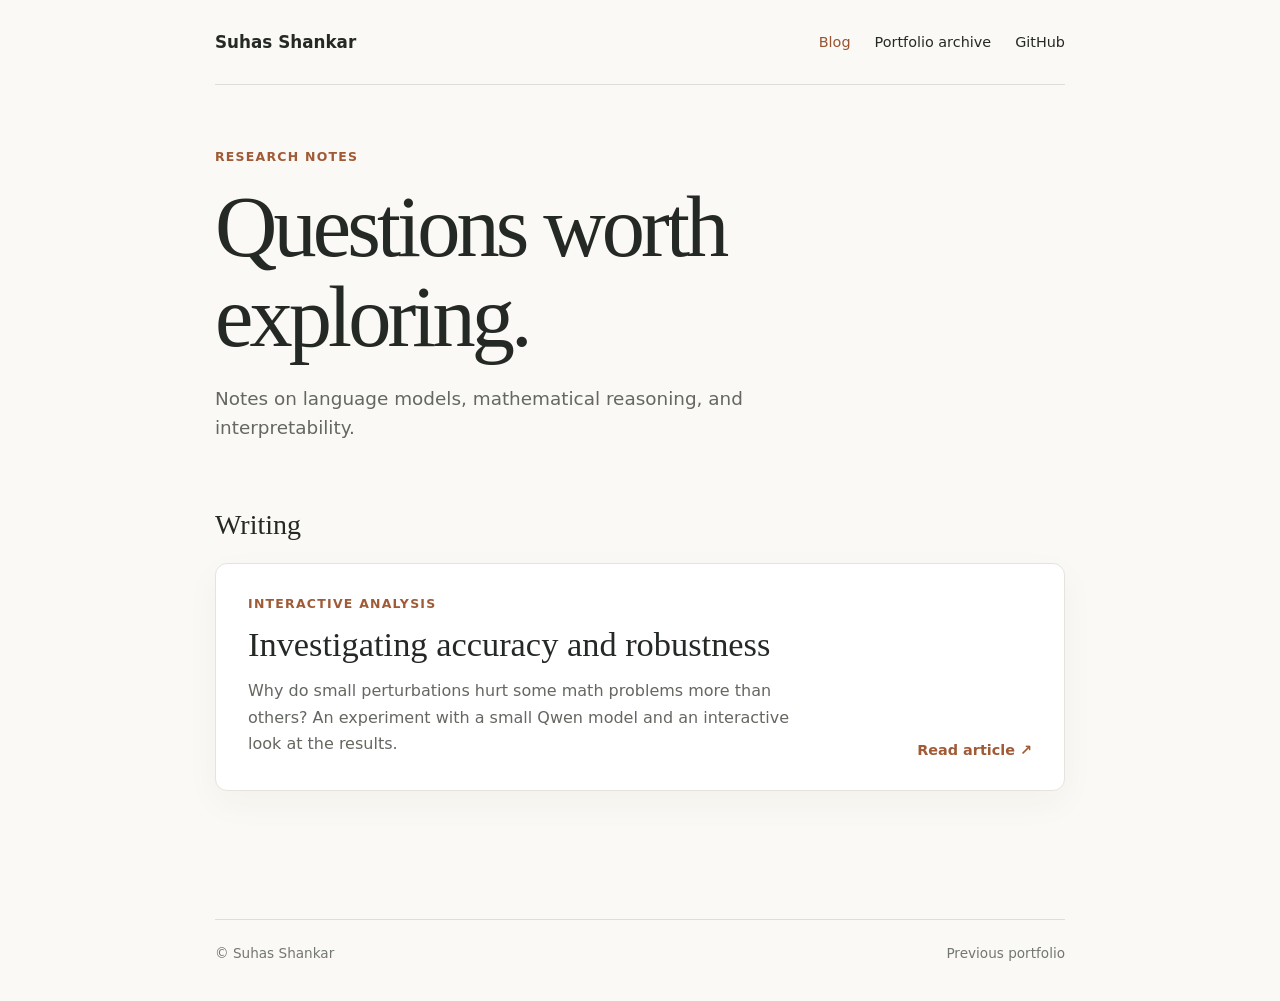
<file: index.html>
<!doctype html>
<html lang="en">
<head>
  <meta charset="utf-8">
  <meta name="viewport" content="width=device-width, initial-scale=1">
  <meta name="description" content="Suhas Shankar's notes on language models, mathematical reasoning, and interpretability.">
  <title>Suhas Shankar · Blog</title>
  <link rel="stylesheet" href="/styles.css">
</head>
<body>
  <div class="page">
    <header class="site-header">
      <a class="site-name" href="/">Suhas Shankar</a>
      <nav aria-label="Main navigation">
        <a href="/" aria-current="page">Blog</a>
        <a href="/archived/">Portfolio archive</a>
        <a href="https://github.com/agent-q1">GitHub</a>
      </nav>
    </header>

    <main>
      <section class="intro" aria-labelledby="page-title">
        <p class="eyebrow">Research notes</p>
        <h1 id="page-title">Questions worth exploring.</h1>
        <p>Notes on language models, mathematical reasoning, and interpretability.</p>
      </section>

      <section class="posts" aria-labelledby="posts-title">
        <h2 id="posts-title">Writing</h2>
        <article class="post-card">
          <div>
            <p class="post-type">Interactive analysis</p>
            <h3><a href="/posts/accuracy-robustness/">Investigating accuracy and robustness</a></h3>
            <p>Why do small perturbations hurt some math problems more than others? An experiment with a small Qwen model and an interactive look at the results.</p>
          </div>
          <a class="read-link" href="/posts/accuracy-robustness/" aria-label="Read Investigating accuracy and robustness">Read article <span aria-hidden="true">↗</span></a>
        </article>
      </section>
    </main>

    <footer>
      <span>© Suhas Shankar</span>
      <a href="/archived/">Previous portfolio</a>
    </footer>
  </div>
</body>
</html>
</file>
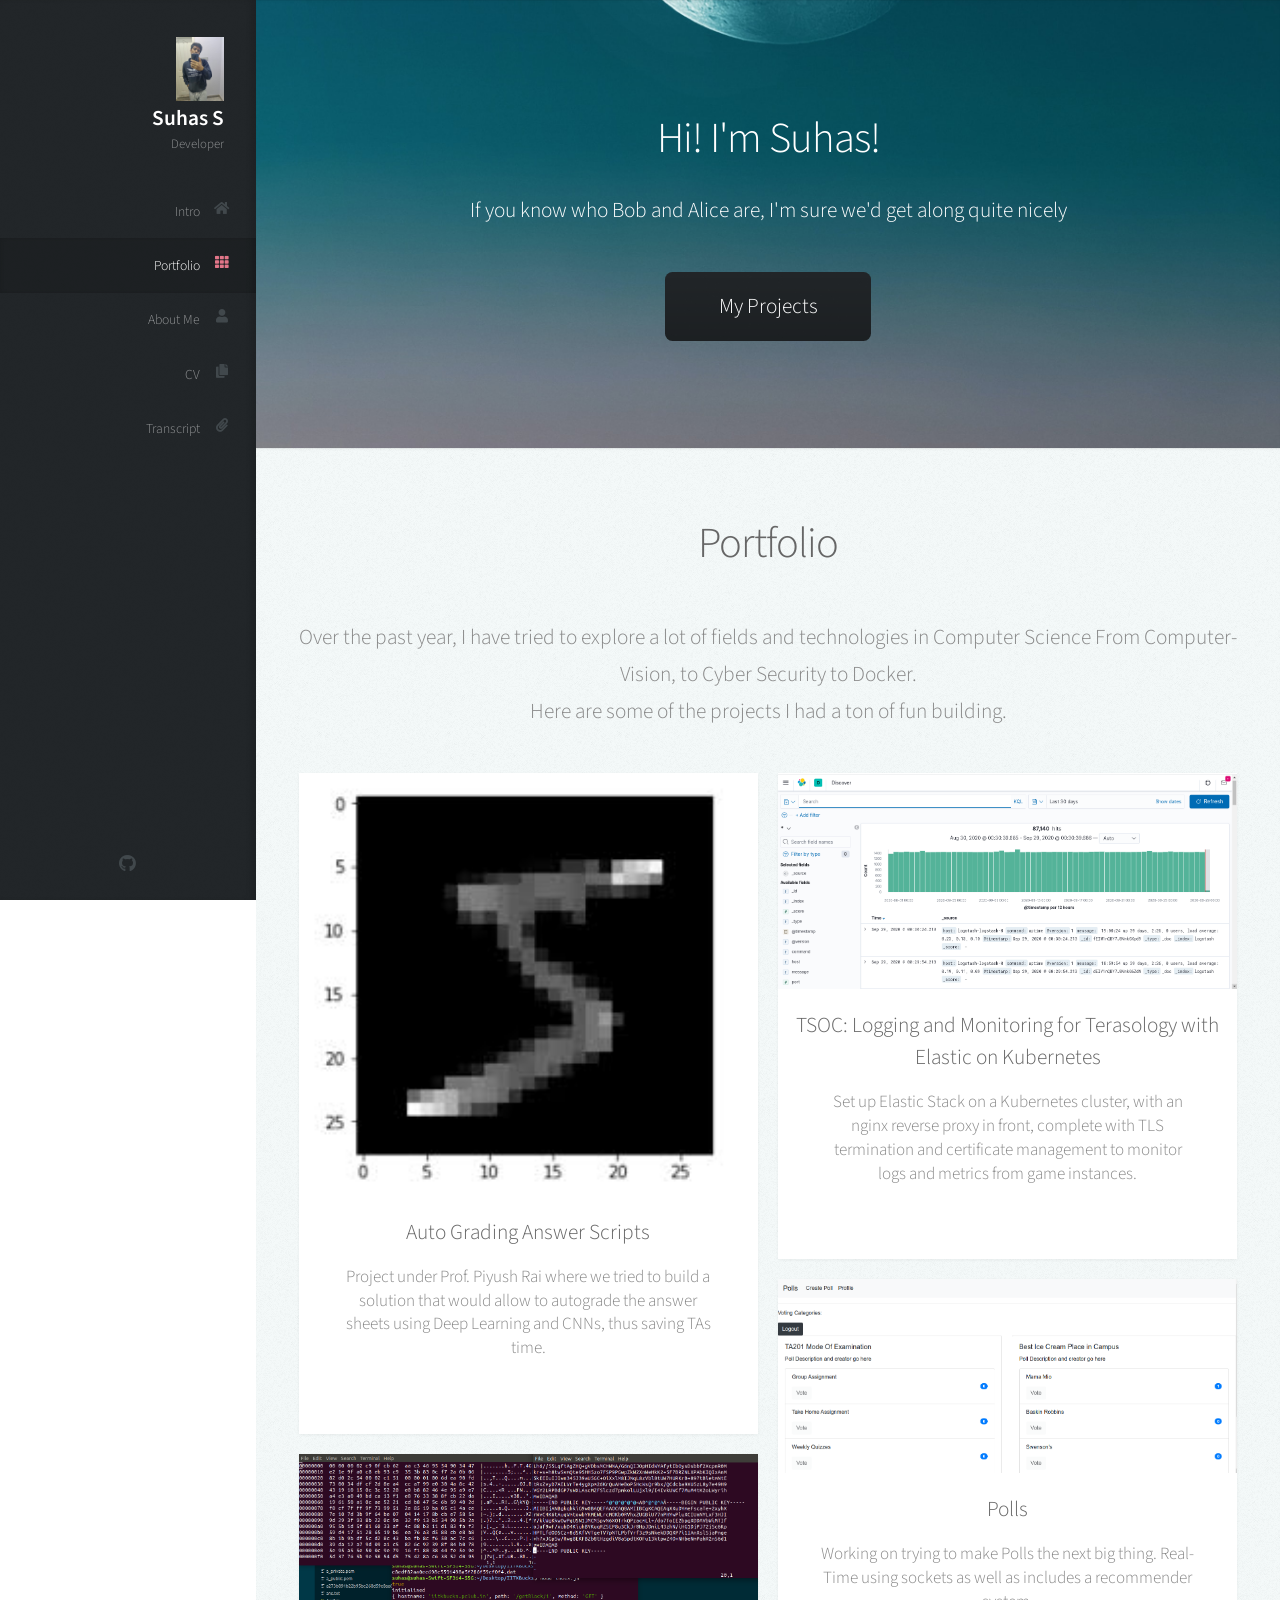
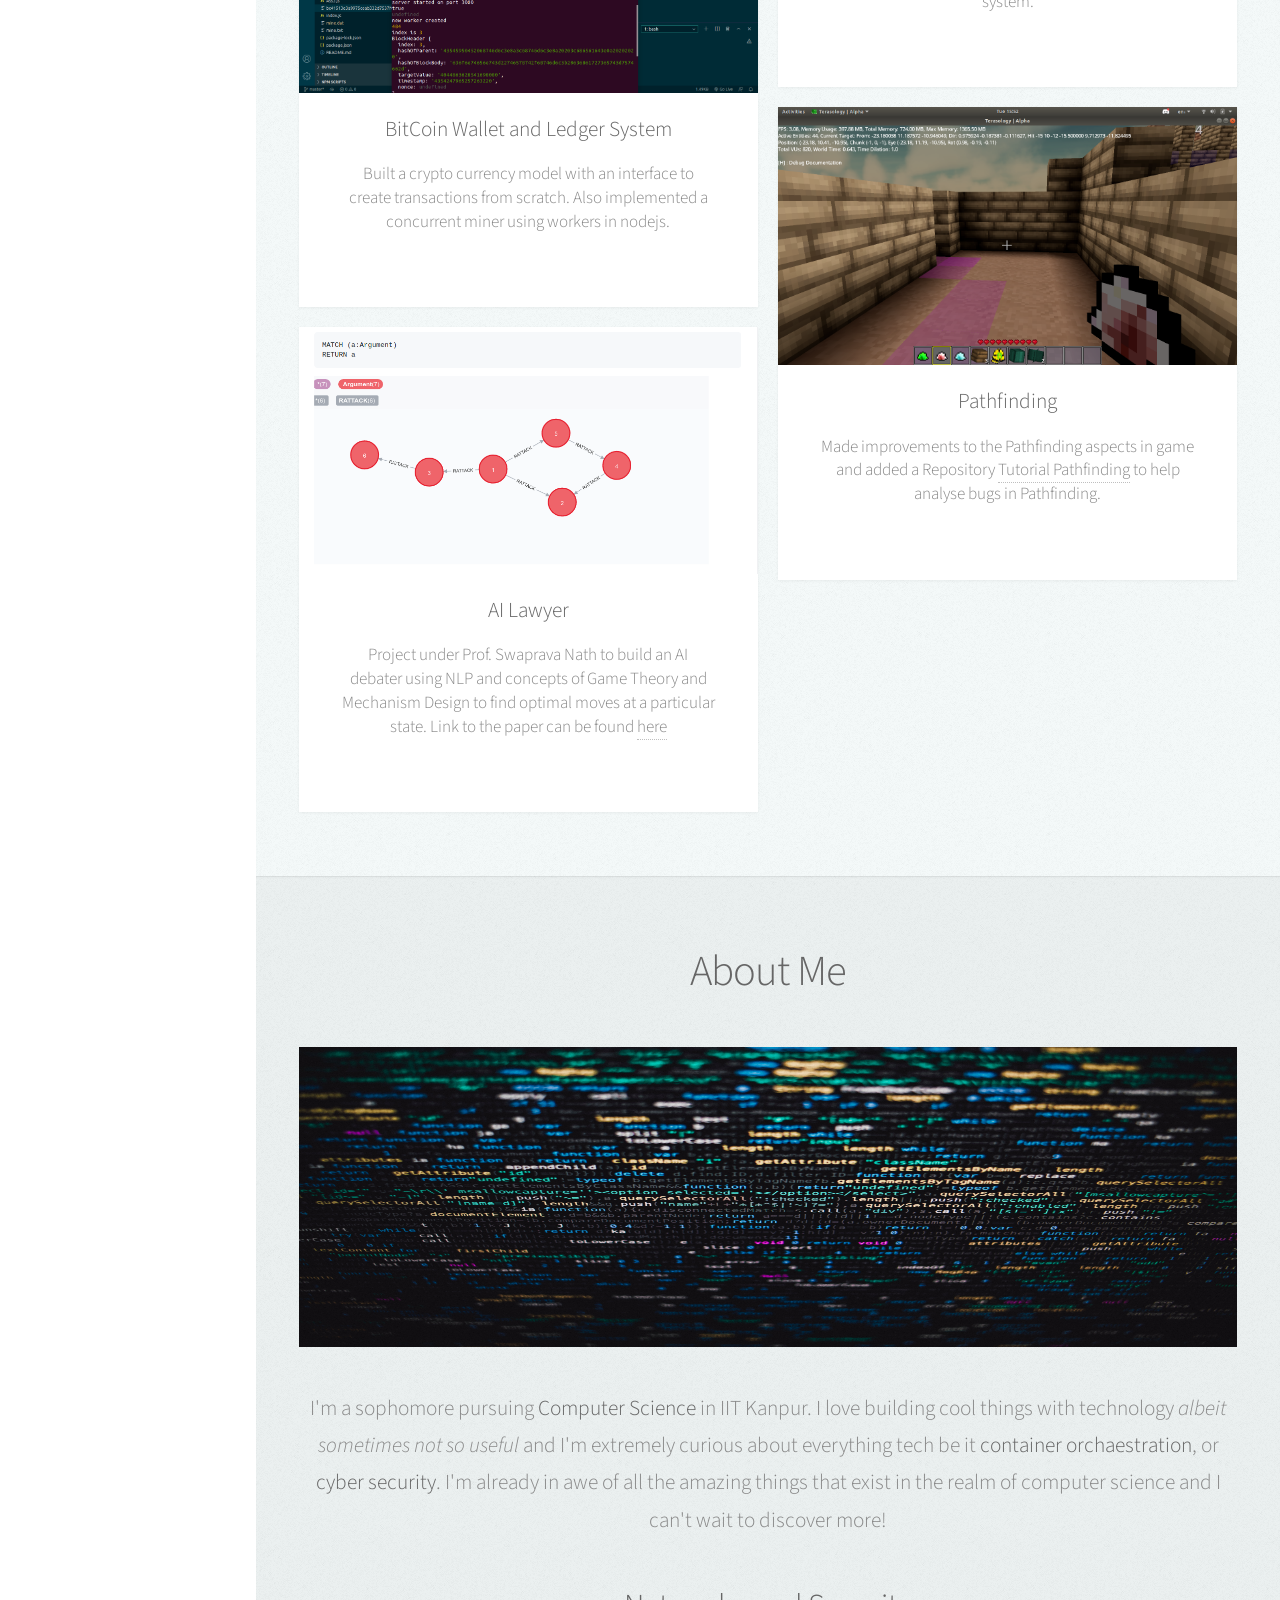
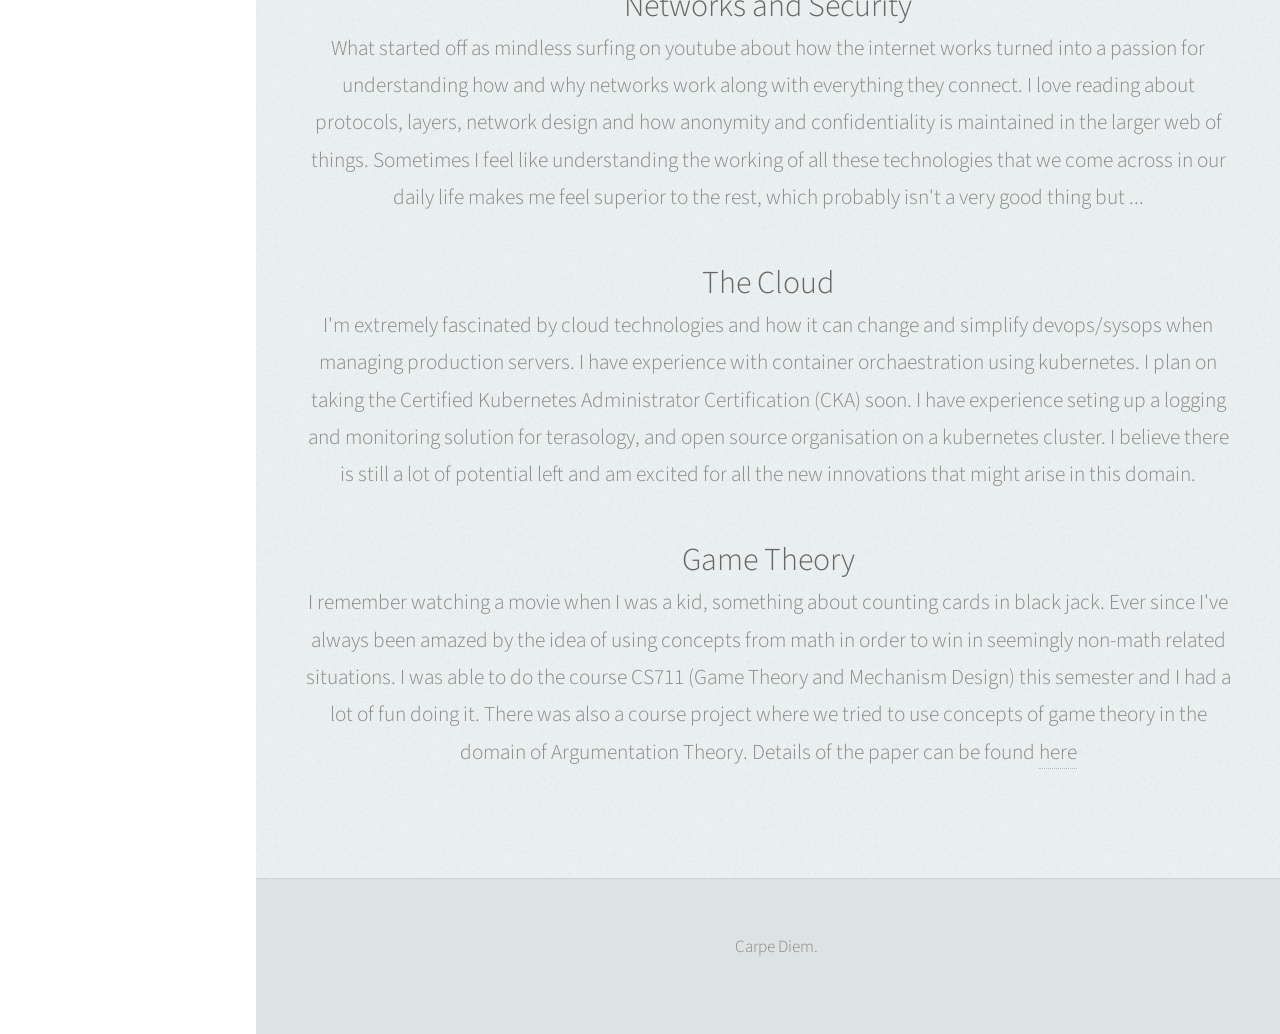
<file: archived/index.html>
<!DOCTYPE HTML>
<!--
	Prologue by HTML5 UP
	html5up.net | @ajlkn
	Free for personal and commercial use under the CCA 3.0 license (html5up.net/license)
-->
<html>
	<head>
		<title>Suhas S Portfolio</title>
		<meta charset="utf-8" />
		<meta name="viewport" content="width=device-width, initial-scale=1, user-scalable=no" />
		<link rel="stylesheet" href="assets/css/main.css" />
	</head>
	<body class="is-preload">

		<!-- Header -->
			<div id="header">

				<div class="top">

					<!-- Logo -->
						<div id="logo">
							<span class="image avatar48"><img src="./images/Display_pic_whatsapp.jpeg" alt="" /></span>
							<h1 id="title">Suhas S</h1>
							<p>Developer</p>
						</div>

					<!-- Nav -->
						<nav id="nav">
							<ul>
								<li><a href="#top" id="top-link"><span class="icon solid fa-home">Intro</span></a></li>
								<li><a href="#portfolio" id="portfolio-link"><span class="icon solid fa-th">Portfolio</span></a></li>
								<li><a href="#about" id="about-link"><span class="icon solid fa-user">About Me</span></a></li>
							    
							
							</ul>
							
						</nav>

						<div id = "nav">
							<ul>
						
								<li><a href="/archived/docs/Suhas_CV_Current.pdf" id="cv-link" target="_blank"  id="cv"><span class="icon solid fa-copy">CV</span></a></li>
								<li><a href="/archived/docs/Suhas_Transcript_Current.pdf" target="_blank" id="cv"><span class="icon solid fa-paperclip">Transcript</span></a></li>
							
							</ul>

						</div>

						
						
					

				</div>

				<div class="bottom">

					<!-- Social Icons -->
						<ul class="icons">
							<li><a href="https://github.com/agent-q1" class="icon brands fa-github"><span class="label">Github</span></a></li>

						</ul>

				</div>

			</div>

		<!-- Main -->
			<div id="main">

				<!-- Intro -->
					<section id="top" class="one dark cover">
						<div class="container">

							<header>
								<h2 class="alt">Hi! I'm <strong>Suhas!</strong> </h2>
								<!--<p>I did not rip this template off of HTML5 UP</p> -->

								<p>If you know who Bob and Alice are, I'm sure we'd get along quite nicely</p>

							</header>

							<footer>
								<a href="#portfolio" class="button scrolly">My Projects</a>
							</footer>

						</div>
					</section>

				<!-- Portfolio -->
					<section id="portfolio" class="two">
						<div class="container">

							<header>
								<h2>Portfolio</h2>
							</header>

							<p>Over the past year, I have tried to explore a lot of fields and technologies in Computer Science
								From Computer-Vision, to Cyber Security to Docker. <br>
								Here are some of the projects I had 
								a ton of fun building.
							</p>

							<div class="row">
								<div class="col-6 col-12-mobile">
									<article class="item">
										<a href="https://github.com/agent-q1/AdvancedTrack" class="image fit"><img src="images/opencv-at-project.jpeg" alt="" /></a>
										<header>
											<h3>Auto Grading Answer Scripts
												
											</h3>
											<div class="container">
												<p> Project under Prof. Piyush Rai where we tried to build a solution that would 
													allow to autograde the answer sheets using Deep Learning and CNNs, thus saving 
													TAs time.
												</p>
											</div>
											
											
										</header>
										
									</article>
									<article class="item">
										<a href="https://github.com/agent-q1/IITKBuck" class="image fit"><img src="./images/IITKBucksTerminals.png" alt="" /></a>
										<header>
											<h3>BitCoin Wallet and Ledger System</h3>
											<div class="container">
												<p> Built a crypto currency model with an interface to create transactions from scratch. Also 
													implemented a concurrent miner using workers in nodejs.
												</p>
											</div>
										</header>
									
									</article>

									<article class="item">
										<a href="https://github.com/agent-q1/AI-Debater" class="image fit"><img src="./images/AI_Debater.png" alt="" /></a>
										<header>
											<h3>AI Lawyer</h3>
											<div class="container">
												<p> Project under Prof. Swaprava Nath to build an AI debater using NLP and concepts of Game Theory and Mechanism Design to find optimal moves at a particular state. 
													Link to the paper can be found <a href = "docs/ArgumentationTheory.pdf" > here</a>
												</p>
											</div>
										</header>
									
									</article>
								</div>
								<div class="col-6 col-12-mobile">
									<article class="item">
										<a href="https://suhas.postach.io/post/summary-post-of-logging-and-monitoring-in-terasology" class="image fit"><img src="images/LogsAndMonitoring.png" alt="" /></a>
										<header>
											<h3>TSOC: Logging and Monitoring for Terasology with Elastic on Kubernetes </h3>
											<div class="container">
												<p> Set up Elastic Stack on a Kubernetes cluster, with an nginx reverse proxy in front, complete
													with TLS termination and certificate management to monitor logs and metrics from game instances.
												</p>
											</div>
										
										</header>
									</article>
									<article class="item">
										<a href="https://agent-q1.github.io/Polls" class="image fit"><img src="images/PollLandingPage.png" alt="" /></a>
										<header>
											<h3>Polls </h3>
											<div class="container">
												<p>
													Working on trying to make Polls the next big thing. Real-Time using sockets as well as includes a recommender system.
												</p>
											</div>
										
										</header>
									</article>
									<article class="item">
										<a href="https://suhas.postach.io/post/gallery" class="image fit"><img src="images/Pathfinding-Terasology.png" alt="" /></a>
										<header>
											<h3>Pathfinding </h3>
											<div class="container">
												<p>
													Made improvements to the Pathfinding aspects in game and added a Repository <a href="https://github.com/Terasology/TutorialPathfinding">Tutorial Pathfinding</a> to help 
													analyse bugs in Pathfinding.
												</p>
											</div>
										
										</header>
									</article>
								</div>
								<!-- <div class="col-4 col-12-mobile">
									<article class="item">
										<a href="#" class="image fit"><img src="images/pic06.jpg" alt="" /></a>
										<header>
											<h3>Dolor Penatibus</h3>
										</header>
									</article>
									<article class="item">
										<a href="#" class="image fit"><img src="images/pic07.jpg" alt="" /></a>
										<header>
											<h3>Orci Convallis</h3>
										</header>
									</article>
								</div> -->
							</div>

						</div>
					</section>

				<!-- About Me -->
					<section id="about" class="three">
						<div class="container">

							<header>
								<h2>About Me</h2>
							</header>

							<a href="#" class="image featured"><img src="images/markus-spiske-qjnAnF0jIGk-unsplash.jpg" alt="" /></a>

							<p>I'm a sophomore pursuing <strong>Computer Science</strong> in IIT Kanpur. I love building cool things
								with technology <em>albeit sometimes not so useful</em> and I'm extremely curious about everything tech be it <strong>container orchaestration</strong>, <strongLogging
								and monitoring></strong> or <strong>cyber security</strong>. I'm already in awe of all the amazing things that exist
								in the realm of computer science and I can't wait to discover more!
							</p>

							<h3>Networks and Security</h3>

							<p>
								What started off as mindless surfing on youtube about how the internet works turned into a passion for understanding how and why networks work along with
								everything they connect. I love reading about protocols, layers, network design and how anonymity and confidentiality is 
								maintained in the larger web of things. Sometimes I feel like understanding the working of all these technologies that we come across in our daily life
								makes me feel superior to the rest, which probably isn't a very good thing but ... 
							</p>

							<h3>The Cloud</h3>

							<p> 
								I'm extremely fascinated by cloud technologies and how it can change and simplify devops/sysops when managing production servers. 
								I have experience with container orchaestration using kubernetes. I plan on taking the Certified Kubernetes Administrator Certification (CKA) soon.
								I have experience seting up a logging and monitoring solution for terasology, and open source organisation on a kubernetes cluster. I believe there is 
								still a lot of potential left and am excited for all the new innovations that might arise in this domain.   
								
							
							</p>
							<h3>Game Theory</h3>

							<p> 
								I remember watching a movie when I was a kid, something about counting cards in black jack. Ever since I've always been amazed
								by the idea of using concepts from math in order to win in seemingly non-math related situations. I was able to do the course CS711 (Game Theory and Mechanism Design) this 
								semester and I had a lot of fun doing it. There was also a course project where we tried to use concepts of game theory in the domain of Argumentation Theory.
								Details of the paper can be found <a href = "docs/ArgumentationTheory.pdf">here </a>
							
							</p>

						</div>
					</section>

	
			</div>

		<!-- Footer -->
			<div id="footer">

				<!-- Copyright -->
					<ul class="copyright">
						<li>Carpe Diem.</li>
					</ul>

			</div>

		<!-- Scripts -->
			<script src="assets/js/jquery.min.js"></script>
			<script src="assets/js/jquery.scrolly.min.js"></script>
			<script src="assets/js/jquery.scrollex.min.js"></script>
			<script src="assets/js/browser.min.js"></script>
			<script src="assets/js/breakpoints.min.js"></script>
			<script src="assets/js/util.js"></script>
			<script src="assets/js/main.js"></script>

	</body>
</html>
</file>
<file: styles.css>
:root {
  color-scheme: light;
  font-family: Inter, ui-sans-serif, system-ui, -apple-system, BlinkMacSystemFont, "Segoe UI", sans-serif;
  color: #252925;
  background: #faf9f5;
}

* { box-sizing: border-box; }
body { margin: 0; }
a { color: inherit; }

.page { width: min(100% - 2.5rem, 850px); margin: auto; }
.site-header, nav, footer { display: flex; align-items: center; }
.site-header { justify-content: space-between; gap: 1.5rem; padding: 2rem 0; border-bottom: 1px solid #deded7; }
.site-name { font-weight: 700; font-size: 1.05rem; text-decoration: none; white-space: nowrap; }
nav { flex-wrap: wrap; gap: 1.5rem; font-size: .9rem; }
nav a, footer a { text-decoration: none; }
nav a:hover, footer a:hover, .read-link:hover { color: #9a532f; }
nav [aria-current="page"] { color: #9a532f; }

.intro { padding: 4rem 0 3rem; }
.eyebrow, .post-type { margin: 0; color: #a05a35; font-size: .78rem; font-weight: 700; letter-spacing: .1em; text-transform: uppercase; }
h1, h2, h3 { font-family: Georgia, "Times New Roman", serif; font-weight: 400; }
h1 { max-width: 720px; margin: 1.1rem 0 1.3rem; font-size: clamp(3.1rem, 8vw, 5.4rem); line-height: 1.05; letter-spacing: -.045em; }
.intro > p:last-child { max-width: 590px; color: #646861; font-size: 1.15rem; line-height: 1.6; }

.posts { padding-bottom: 8rem; }
h2 { margin: 0 0 1.4rem; font-size: 1.75rem; }
.post-card { display: flex; justify-content: space-between; align-items: end; gap: 2rem; padding: 2rem; background: #fff; border: 1px solid #e5e3dc; border-radius: 12px; box-shadow: 0 12px 35px rgb(55 45 30 / 4%); }
h3 { margin: .8rem 0; font-size: clamp(1.65rem, 4vw, 2.15rem); line-height: 1.2; }
h3 a { text-decoration: none; }
h3 a:hover { color: #9a532f; }
.post-card p:not(.post-type) { max-width: 560px; margin: 0; color: #646861; line-height: 1.65; }
.read-link { flex: none; color: #a05a35; font-size: .9rem; font-weight: 650; text-decoration: none; white-space: nowrap; }

footer { justify-content: space-between; gap: 1rem; padding: 1.6rem 0 2.5rem; border-top: 1px solid #deded7; color: #73776f; font-size: .85rem; }

@media (max-width: 650px) {
  .site-header { align-items: start; flex-direction: column; }
  .intro { padding: 3.5rem 0 3rem; }
  .post-card { align-items: start; flex-direction: column; }
  .posts { padding-bottom: 5rem; }
}
</file>
<file: archived/assets/css/main.css>
@import url("fontawesome-all.min.css");
@import url("https://fonts.googleapis.com/css?family=Source+Sans+Pro:300,300italic,400,600");

/*
	Prologue by HTML5 UP
	html5up.net | @ajlkn
	Free for personal and commercial use under the CCA 3.0 license (html5up.net/license)
*/

html, body, div, span, applet, object,
iframe, h1, h2, h3, h4, h5, h6, p, blockquote,
pre, a, abbr, acronym, address, big, cite,
code, del, dfn, em, img, ins, kbd, q, s, samp,
small, strike, strong, sub, sup, tt, var, b,
u, i, center, dl, dt, dd, ol, ul, li, fieldset,
form, label, legend, table, caption, tbody,
tfoot, thead, tr, th, td, article, aside,
canvas, details, embed, figure, figcaption,
footer, header, hgroup, menu, nav, output, ruby,
section, summary, time, mark, audio, video {
	margin: 0;
	padding: 0;
	border: 0;
	font-size: 100%;
	font: inherit;
	vertical-align: baseline;}

article, aside, details, figcaption, figure,
footer, header, hgroup, menu, nav, section {
	display: block;}

body {
	line-height: 1;
}

ol, ul {
	list-style: none;
}

blockquote, q {
	quotes: none;
}

	blockquote:before, blockquote:after, q:before, q:after {
		content: '';
		content: none;
	}

table {
	border-collapse: collapse;
	border-spacing: 0;
}

body {
	-webkit-text-size-adjust: none;
}

mark {
	background-color: transparent;
	color: inherit;
}

input::-moz-focus-inner {
	border: 0;
	padding: 0;
}

input, select, textarea {
	-moz-appearance: none;
	-webkit-appearance: none;
	-ms-appearance: none;
	appearance: none;
}

/* Basic */

	html {
		box-sizing: border-box;
	}

	*, *:before, *:after {
		box-sizing: inherit;
	}

	body {
		background: #fff;
		font-family: 'Source Sans Pro', sans-serif;
		font-size: 19pt;
		font-weight: 300;
		line-height: 1.75em;
		color: #888;
	}

		body.is-preload *, body.is-preload *:before, body.is-preload *:after {
			-moz-animation: none !important;
			-webkit-animation: none !important;
			-ms-animation: none !important;
			animation: none !important;
			-moz-transition: none !important;
			-webkit-transition: none !important;
			-ms-transition: none !important;
			transition: none !important;
		}

	input, textarea, select {
		font-family: 'Source Sans Pro', sans-serif;
		font-size: 19pt;
		font-weight: 300;
		line-height: 1.75em;
		color: #888;
	}

	h1, h2, h3, h4, h5, h6 {
		font-weight: 300;
		color: #666;
		line-height: 1.5em;
	}

	h1 a, h2 a, h3 a, h4 a, h5 a, h6 a {
		color: inherit;
		text-decoration: none;
	}

		h1 a strong, h2 a strong, h3 a strong, h4 a strong, h5 a strong, h6 a strong {
			color: #333;
		}

	h2 {
		font-size: 2em;
		letter-spacing: -1px;
	}

		h2.alt {
			color: #888;
		}

			h2.alt strong {
				color: #666;
			}

	h3 {
		font-size: 1.5em;
	}

	header {
		margin: 0 0 2em 0;
	}

		header > p {
			margin: 1em 0 0 0;
		}

	footer {
		margin: 2em 0 0 0;
	}

	strong, b {
		font-weight: 300;
		color: #666;
	}

	em, i {
		font-style: italic;
	}

	a {
		text-decoration: none;
		color: inherit;
		border-bottom: dotted 1px rgba(128, 128, 128, 0.5);
		-moz-transition: color 0.35s ease-in-out, border-bottom-color 0.35s ease-in-out;
		-webkit-transition: color 0.35s ease-in-out, border-bottom-color 0.35s ease-in-out;
		-ms-transition: color 0.35s ease-in-out, border-bottom-color 0.35s ease-in-out;
		transition: color 0.35s ease-in-out, border-bottom-color 0.35s ease-in-out;
		outline: 0;
	}

		a:hover {
			color: #E27689;
			border-bottom-color: rgba(255, 255, 255, 0);
		}

	sub {
		position: relative;
		top: 0.5em;
		font-size: 0.8em;
	}

	sup {
		position: relative;
		top: -0.5em;
		font-size: 0.8em;
	}

	hr {
		border: 0;
		border-top: solid 1px #ddd;
	}

	blockquote {
		border-left: solid 0.5em #ddd;
		padding: 1em 0 1em 2em;
		font-style: italic;
	}

	p, ul, ol, dl, table {
		margin-bottom: 2em;
	}

	br.clear {
		clear: both;
	}

/* Container */

	.container {
		margin: 0 auto;
		max-width: 100%;
		width: 1400px;
	}

		@media screen and (min-width: 961px) and (max-width: 1880px) {

			.container {
				width: 1200px;
			}

		}

		@media screen and (min-width: 961px) and (max-width: 1620px) {

			.container {
				width: 960px;
			}

		}

		@media screen and (min-width: 961px) and (max-width: 1320px) {

			.container {
				width: 100%;
			}

		}

		@media screen and (max-width: 960px) {

			.container {
				width: 100%;
			}

		}

		@media screen and (max-width: 736px) {

			.container {
				width: 100%;
			}

		}

/* Row */

	.row {
		display: flex;
		flex-wrap: wrap;
		box-sizing: border-box;
		align-items: stretch;
	}

		.row > * {
			box-sizing: border-box;
		}

		.row.gtr-uniform > * > :last-child {
			margin-bottom: 0;
		}

		.row.aln-left {
			justify-content: flex-start;
		}

		.row.aln-center {
			justify-content: center;
		}

		.row.aln-right {
			justify-content: flex-end;
		}

		.row.aln-top {
			align-items: flex-start;
		}

		.row.aln-middle {
			align-items: center;
		}

		.row.aln-bottom {
			align-items: flex-end;
		}

		.row > .imp {
			order: -1;
		}

		.row > .col-1 {
			width: 8.33333%;
		}

		.row > .off-1 {
			margin-left: 8.33333%;
		}

		.row > .col-2 {
			width: 16.66667%;
		}

		.row > .off-2 {
			margin-left: 16.66667%;
		}

		.row > .col-3 {
			width: 25%;
		}

		.row > .off-3 {
			margin-left: 25%;
		}

		.row > .col-4 {
			width: 33.33333%;
		}

		.row > .off-4 {
			margin-left: 33.33333%;
		}

		.row > .col-5 {
			width: 41.66667%;
		}

		.row > .off-5 {
			margin-left: 41.66667%;
		}

		.row > .col-6 {
			width: 50%;
		}

		.row > .off-6 {
			margin-left: 50%;
		}

		.row > .col-7 {
			width: 58.33333%;
		}

		.row > .off-7 {
			margin-left: 58.33333%;
		}

		.row > .col-8 {
			width: 66.66667%;
		}

		.row > .off-8 {
			margin-left: 66.66667%;
		}

		.row > .col-9 {
			width: 75%;
		}

		.row > .off-9 {
			margin-left: 75%;
		}

		.row > .col-10 {
			width: 83.33333%;
		}

		.row > .off-10 {
			margin-left: 83.33333%;
		}

		.row > .col-11 {
			width: 91.66667%;
		}

		.row > .off-11 {
			margin-left: 91.66667%;
		}

		.row > .col-12 {
			width: 100%;
		}

		.row > .off-12 {
			margin-left: 100%;
		}

		.row.gtr-0 {
			margin-top: 0px;
			margin-left: 0px;
		}

			.row.gtr-0 > * {
				padding: 0px 0 0 0px;
			}

			.row.gtr-0.gtr-uniform {
				margin-top: 0px;
			}

				.row.gtr-0.gtr-uniform > * {
					padding-top: 0px;
				}

		.row.gtr-25 {
			margin-top: -10px;
			margin-left: -10px;
		}

			.row.gtr-25 > * {
				padding: 10px 0 0 10px;
			}

			.row.gtr-25.gtr-uniform {
				margin-top: -10px;
			}

				.row.gtr-25.gtr-uniform > * {
					padding-top: 10px;
				}

		.row.gtr-50 {
			margin-top: -20px;
			margin-left: -20px;
		}

			.row.gtr-50 > * {
				padding: 20px 0 0 20px;
			}

			.row.gtr-50.gtr-uniform {
				margin-top: -20px;
			}

				.row.gtr-50.gtr-uniform > * {
					padding-top: 20px;
				}

		.row {
			margin-top: -40px;
			margin-left: -40px;
		}

			.row > * {
				padding: 40px 0 0 40px;
			}

			.row.gtr-uniform {
				margin-top: -40px;
			}

				.row.gtr-uniform > * {
					padding-top: 40px;
				}

		.row.gtr-150 {
			margin-top: -60px;
			margin-left: -60px;
		}

			.row.gtr-150 > * {
				padding: 60px 0 0 60px;
			}

			.row.gtr-150.gtr-uniform {
				margin-top: -60px;
			}

				.row.gtr-150.gtr-uniform > * {
					padding-top: 60px;
				}

		.row.gtr-200 {
			margin-top: -80px;
			margin-left: -80px;
		}

			.row.gtr-200 > * {
				padding: 80px 0 0 80px;
			}

			.row.gtr-200.gtr-uniform {
				margin-top: -80px;
			}

				.row.gtr-200.gtr-uniform > * {
					padding-top: 80px;
				}

		@media screen and (min-width: 961px) and (max-width: 1880px) {

			.row {
				display: flex;
				flex-wrap: wrap;
				box-sizing: border-box;
				align-items: stretch;
			}

				.row > * {
					box-sizing: border-box;
				}

				.row.gtr-uniform > * > :last-child {
					margin-bottom: 0;
				}

				.row.aln-left {
					justify-content: flex-start;
				}

				.row.aln-center {
					justify-content: center;
				}

				.row.aln-right {
					justify-content: flex-end;
				}

				.row.aln-top {
					align-items: flex-start;
				}

				.row.aln-middle {
					align-items: center;
				}

				.row.aln-bottom {
					align-items: flex-end;
				}

				.row > .imp-wide {
					order: -1;
				}

				.row > .col-1-wide {
					width: 8.33333%;
				}

				.row > .off-1-wide {
					margin-left: 8.33333%;
				}

				.row > .col-2-wide {
					width: 16.66667%;
				}

				.row > .off-2-wide {
					margin-left: 16.66667%;
				}

				.row > .col-3-wide {
					width: 25%;
				}

				.row > .off-3-wide {
					margin-left: 25%;
				}

				.row > .col-4-wide {
					width: 33.33333%;
				}

				.row > .off-4-wide {
					margin-left: 33.33333%;
				}

				.row > .col-5-wide {
					width: 41.66667%;
				}

				.row > .off-5-wide {
					margin-left: 41.66667%;
				}

				.row > .col-6-wide {
					width: 50%;
				}

				.row > .off-6-wide {
					margin-left: 50%;
				}

				.row > .col-7-wide {
					width: 58.33333%;
				}

				.row > .off-7-wide {
					margin-left: 58.33333%;
				}

				.row > .col-8-wide {
					width: 66.66667%;
				}

				.row > .off-8-wide {
					margin-left: 66.66667%;
				}

				.row > .col-9-wide {
					width: 75%;
				}

				.row > .off-9-wide {
					margin-left: 75%;
				}

				.row > .col-10-wide {
					width: 83.33333%;
				}

				.row > .off-10-wide {
					margin-left: 83.33333%;
				}

				.row > .col-11-wide {
					width: 91.66667%;
				}

				.row > .off-11-wide {
					margin-left: 91.66667%;
				}

				.row > .col-12-wide {
					width: 100%;
				}

				.row > .off-12-wide {
					margin-left: 100%;
				}

				.row.gtr-0 {
					margin-top: 0px;
					margin-left: 0px;
				}

					.row.gtr-0 > * {
						padding: 0px 0 0 0px;
					}

					.row.gtr-0.gtr-uniform {
						margin-top: 0px;
					}

						.row.gtr-0.gtr-uniform > * {
							padding-top: 0px;
						}

				.row.gtr-25 {
					margin-top: -10px;
					margin-left: -10px;
				}

					.row.gtr-25 > * {
						padding: 10px 0 0 10px;
					}

					.row.gtr-25.gtr-uniform {
						margin-top: -10px;
					}

						.row.gtr-25.gtr-uniform > * {
							padding-top: 10px;
						}

				.row.gtr-50 {
					margin-top: -20px;
					margin-left: -20px;
				}

					.row.gtr-50 > * {
						padding: 20px 0 0 20px;
					}

					.row.gtr-50.gtr-uniform {
						margin-top: -20px;
					}

						.row.gtr-50.gtr-uniform > * {
							padding-top: 20px;
						}

				.row {
					margin-top: -40px;
					margin-left: -40px;
				}

					.row > * {
						padding: 40px 0 0 40px;
					}

					.row.gtr-uniform {
						margin-top: -40px;
					}

						.row.gtr-uniform > * {
							padding-top: 40px;
						}

				.row.gtr-150 {
					margin-top: -60px;
					margin-left: -60px;
				}

					.row.gtr-150 > * {
						padding: 60px 0 0 60px;
					}

					.row.gtr-150.gtr-uniform {
						margin-top: -60px;
					}

						.row.gtr-150.gtr-uniform > * {
							padding-top: 60px;
						}

				.row.gtr-200 {
					margin-top: -80px;
					margin-left: -80px;
				}

					.row.gtr-200 > * {
						padding: 80px 0 0 80px;
					}

					.row.gtr-200.gtr-uniform {
						margin-top: -80px;
					}

						.row.gtr-200.gtr-uniform > * {
							padding-top: 80px;
						}

		}

		@media screen and (min-width: 961px) and (max-width: 1620px) {

			.row {
				display: flex;
				flex-wrap: wrap;
				box-sizing: border-box;
				align-items: stretch;
			}

				.row > * {
					box-sizing: border-box;
				}

				.row.gtr-uniform > * > :last-child {
					margin-bottom: 0;
				}

				.row.aln-left {
					justify-content: flex-start;
				}

				.row.aln-center {
					justify-content: center;
				}

				.row.aln-right {
					justify-content: flex-end;
				}

				.row.aln-top {
					align-items: flex-start;
				}

				.row.aln-middle {
					align-items: center;
				}

				.row.aln-bottom {
					align-items: flex-end;
				}

				.row > .imp-normal {
					order: -1;
				}

				.row > .col-1-normal {
					width: 8.33333%;
				}

				.row > .off-1-normal {
					margin-left: 8.33333%;
				}

				.row > .col-2-normal {
					width: 16.66667%;
				}

				.row > .off-2-normal {
					margin-left: 16.66667%;
				}

				.row > .col-3-normal {
					width: 25%;
				}

				.row > .off-3-normal {
					margin-left: 25%;
				}

				.row > .col-4-normal {
					width: 33.33333%;
				}

				.row > .off-4-normal {
					margin-left: 33.33333%;
				}

				.row > .col-5-normal {
					width: 41.66667%;
				}

				.row > .off-5-normal {
					margin-left: 41.66667%;
				}

				.row > .col-6-normal {
					width: 50%;
				}

				.row > .off-6-normal {
					margin-left: 50%;
				}

				.row > .col-7-normal {
					width: 58.33333%;
				}

				.row > .off-7-normal {
					margin-left: 58.33333%;
				}

				.row > .col-8-normal {
					width: 66.66667%;
				}

				.row > .off-8-normal {
					margin-left: 66.66667%;
				}

				.row > .col-9-normal {
					width: 75%;
				}

				.row > .off-9-normal {
					margin-left: 75%;
				}

				.row > .col-10-normal {
					width: 83.33333%;
				}

				.row > .off-10-normal {
					margin-left: 83.33333%;
				}

				.row > .col-11-normal {
					width: 91.66667%;
				}

				.row > .off-11-normal {
					margin-left: 91.66667%;
				}

				.row > .col-12-normal {
					width: 100%;
				}

				.row > .off-12-normal {
					margin-left: 100%;
				}

				.row.gtr-0 {
					margin-top: 0px;
					margin-left: 0px;
				}

					.row.gtr-0 > * {
						padding: 0px 0 0 0px;
					}

					.row.gtr-0.gtr-uniform {
						margin-top: 0px;
					}

						.row.gtr-0.gtr-uniform > * {
							padding-top: 0px;
						}

				.row.gtr-25 {
					margin-top: -10px;
					margin-left: -10px;
				}

					.row.gtr-25 > * {
						padding: 10px 0 0 10px;
					}

					.row.gtr-25.gtr-uniform {
						margin-top: -10px;
					}

						.row.gtr-25.gtr-uniform > * {
							padding-top: 10px;
						}

				.row.gtr-50 {
					margin-top: -20px;
					margin-left: -20px;
				}

					.row.gtr-50 > * {
						padding: 20px 0 0 20px;
					}

					.row.gtr-50.gtr-uniform {
						margin-top: -20px;
					}

						.row.gtr-50.gtr-uniform > * {
							padding-top: 20px;
						}

				.row {
					margin-top: -40px;
					margin-left: -40px;
				}

					.row > * {
						padding: 40px 0 0 40px;
					}

					.row.gtr-uniform {
						margin-top: -40px;
					}

						.row.gtr-uniform > * {
							padding-top: 40px;
						}

				.row.gtr-150 {
					margin-top: -60px;
					margin-left: -60px;
				}

					.row.gtr-150 > * {
						padding: 60px 0 0 60px;
					}

					.row.gtr-150.gtr-uniform {
						margin-top: -60px;
					}

						.row.gtr-150.gtr-uniform > * {
							padding-top: 60px;
						}

				.row.gtr-200 {
					margin-top: -80px;
					margin-left: -80px;
				}

					.row.gtr-200 > * {
						padding: 80px 0 0 80px;
					}

					.row.gtr-200.gtr-uniform {
						margin-top: -80px;
					}

						.row.gtr-200.gtr-uniform > * {
							padding-top: 80px;
						}

		}

		@media screen and (min-width: 961px) and (max-width: 1320px) {

			.row {
				display: flex;
				flex-wrap: wrap;
				box-sizing: border-box;
				align-items: stretch;
			}

				.row > * {
					box-sizing: border-box;
				}

				.row.gtr-uniform > * > :last-child {
					margin-bottom: 0;
				}

				.row.aln-left {
					justify-content: flex-start;
				}

				.row.aln-center {
					justify-content: center;
				}

				.row.aln-right {
					justify-content: flex-end;
				}

				.row.aln-top {
					align-items: flex-start;
				}

				.row.aln-middle {
					align-items: center;
				}

				.row.aln-bottom {
					align-items: flex-end;
				}

				.row > .imp-narrow {
					order: -1;
				}

				.row > .col-1-narrow {
					width: 8.33333%;
				}

				.row > .off-1-narrow {
					margin-left: 8.33333%;
				}

				.row > .col-2-narrow {
					width: 16.66667%;
				}

				.row > .off-2-narrow {
					margin-left: 16.66667%;
				}

				.row > .col-3-narrow {
					width: 25%;
				}

				.row > .off-3-narrow {
					margin-left: 25%;
				}

				.row > .col-4-narrow {
					width: 33.33333%;
				}

				.row > .off-4-narrow {
					margin-left: 33.33333%;
				}

				.row > .col-5-narrow {
					width: 41.66667%;
				}

				.row > .off-5-narrow {
					margin-left: 41.66667%;
				}

				.row > .col-6-narrow {
					width: 50%;
				}

				.row > .off-6-narrow {
					margin-left: 50%;
				}

				.row > .col-7-narrow {
					width: 58.33333%;
				}

				.row > .off-7-narrow {
					margin-left: 58.33333%;
				}

				.row > .col-8-narrow {
					width: 66.66667%;
				}

				.row > .off-8-narrow {
					margin-left: 66.66667%;
				}

				.row > .col-9-narrow {
					width: 75%;
				}

				.row > .off-9-narrow {
					margin-left: 75%;
				}

				.row > .col-10-narrow {
					width: 83.33333%;
				}

				.row > .off-10-narrow {
					margin-left: 83.33333%;
				}

				.row > .col-11-narrow {
					width: 91.66667%;
				}

				.row > .off-11-narrow {
					margin-left: 91.66667%;
				}

				.row > .col-12-narrow {
					width: 100%;
				}

				.row > .off-12-narrow {
					margin-left: 100%;
				}

				.row.gtr-0 {
					margin-top: 0px;
					margin-left: 0px;
				}

					.row.gtr-0 > * {
						padding: 0px 0 0 0px;
					}

					.row.gtr-0.gtr-uniform {
						margin-top: 0px;
					}

						.row.gtr-0.gtr-uniform > * {
							padding-top: 0px;
						}

				.row.gtr-25 {
					margin-top: -5px;
					margin-left: -5px;
				}

					.row.gtr-25 > * {
						padding: 5px 0 0 5px;
					}

					.row.gtr-25.gtr-uniform {
						margin-top: -5px;
					}

						.row.gtr-25.gtr-uniform > * {
							padding-top: 5px;
						}

				.row.gtr-50 {
					margin-top: -10px;
					margin-left: -10px;
				}

					.row.gtr-50 > * {
						padding: 10px 0 0 10px;
					}

					.row.gtr-50.gtr-uniform {
						margin-top: -10px;
					}

						.row.gtr-50.gtr-uniform > * {
							padding-top: 10px;
						}

				.row {
					margin-top: -20px;
					margin-left: -20px;
				}

					.row > * {
						padding: 20px 0 0 20px;
					}

					.row.gtr-uniform {
						margin-top: -20px;
					}

						.row.gtr-uniform > * {
							padding-top: 20px;
						}

				.row.gtr-150 {
					margin-top: -30px;
					margin-left: -30px;
				}

					.row.gtr-150 > * {
						padding: 30px 0 0 30px;
					}

					.row.gtr-150.gtr-uniform {
						margin-top: -30px;
					}

						.row.gtr-150.gtr-uniform > * {
							padding-top: 30px;
						}

				.row.gtr-200 {
					margin-top: -40px;
					margin-left: -40px;
				}

					.row.gtr-200 > * {
						padding: 40px 0 0 40px;
					}

					.row.gtr-200.gtr-uniform {
						margin-top: -40px;
					}

						.row.gtr-200.gtr-uniform > * {
							padding-top: 40px;
						}

		}

		@media screen and (max-width: 960px) {

			.row {
				display: flex;
				flex-wrap: wrap;
				box-sizing: border-box;
				align-items: stretch;
			}

				.row > * {
					box-sizing: border-box;
				}

				.row.gtr-uniform > * > :last-child {
					margin-bottom: 0;
				}

				.row.aln-left {
					justify-content: flex-start;
				}

				.row.aln-center {
					justify-content: center;
				}

				.row.aln-right {
					justify-content: flex-end;
				}

				.row.aln-top {
					align-items: flex-start;
				}

				.row.aln-middle {
					align-items: center;
				}

				.row.aln-bottom {
					align-items: flex-end;
				}

				.row > .imp-narrower {
					order: -1;
				}

				.row > .col-1-narrower {
					width: 8.33333%;
				}

				.row > .off-1-narrower {
					margin-left: 8.33333%;
				}

				.row > .col-2-narrower {
					width: 16.66667%;
				}

				.row > .off-2-narrower {
					margin-left: 16.66667%;
				}

				.row > .col-3-narrower {
					width: 25%;
				}

				.row > .off-3-narrower {
					margin-left: 25%;
				}

				.row > .col-4-narrower {
					width: 33.33333%;
				}

				.row > .off-4-narrower {
					margin-left: 33.33333%;
				}

				.row > .col-5-narrower {
					width: 41.66667%;
				}

				.row > .off-5-narrower {
					margin-left: 41.66667%;
				}

				.row > .col-6-narrower {
					width: 50%;
				}

				.row > .off-6-narrower {
					margin-left: 50%;
				}

				.row > .col-7-narrower {
					width: 58.33333%;
				}

				.row > .off-7-narrower {
					margin-left: 58.33333%;
				}

				.row > .col-8-narrower {
					width: 66.66667%;
				}

				.row > .off-8-narrower {
					margin-left: 66.66667%;
				}

				.row > .col-9-narrower {
					width: 75%;
				}

				.row > .off-9-narrower {
					margin-left: 75%;
				}

				.row > .col-10-narrower {
					width: 83.33333%;
				}

				.row > .off-10-narrower {
					margin-left: 83.33333%;
				}

				.row > .col-11-narrower {
					width: 91.66667%;
				}

				.row > .off-11-narrower {
					margin-left: 91.66667%;
				}

				.row > .col-12-narrower {
					width: 100%;
				}

				.row > .off-12-narrower {
					margin-left: 100%;
				}

				.row.gtr-0 {
					margin-top: 0px;
					margin-left: 0px;
				}

					.row.gtr-0 > * {
						padding: 0px 0 0 0px;
					}

					.row.gtr-0.gtr-uniform {
						margin-top: 0px;
					}

						.row.gtr-0.gtr-uniform > * {
							padding-top: 0px;
						}

				.row.gtr-25 {
					margin-top: -5px;
					margin-left: -5px;
				}

					.row.gtr-25 > * {
						padding: 5px 0 0 5px;
					}

					.row.gtr-25.gtr-uniform {
						margin-top: -5px;
					}

						.row.gtr-25.gtr-uniform > * {
							padding-top: 5px;
						}

				.row.gtr-50 {
					margin-top: -10px;
					margin-left: -10px;
				}

					.row.gtr-50 > * {
						padding: 10px 0 0 10px;
					}

					.row.gtr-50.gtr-uniform {
						margin-top: -10px;
					}

						.row.gtr-50.gtr-uniform > * {
							padding-top: 10px;
						}

				.row {
					margin-top: -20px;
					margin-left: -20px;
				}

					.row > * {
						padding: 20px 0 0 20px;
					}

					.row.gtr-uniform {
						margin-top: -20px;
					}

						.row.gtr-uniform > * {
							padding-top: 20px;
						}

				.row.gtr-150 {
					margin-top: -30px;
					margin-left: -30px;
				}

					.row.gtr-150 > * {
						padding: 30px 0 0 30px;
					}

					.row.gtr-150.gtr-uniform {
						margin-top: -30px;
					}

						.row.gtr-150.gtr-uniform > * {
							padding-top: 30px;
						}

				.row.gtr-200 {
					margin-top: -40px;
					margin-left: -40px;
				}

					.row.gtr-200 > * {
						padding: 40px 0 0 40px;
					}

					.row.gtr-200.gtr-uniform {
						margin-top: -40px;
					}

						.row.gtr-200.gtr-uniform > * {
							padding-top: 40px;
						}

		}

		@media screen and (max-width: 736px) {

			.row {
				display: flex;
				flex-wrap: wrap;
				box-sizing: border-box;
				align-items: stretch;
			}

				.row > * {
					box-sizing: border-box;
				}

				.row.gtr-uniform > * > :last-child {
					margin-bottom: 0;
				}

				.row.aln-left {
					justify-content: flex-start;
				}

				.row.aln-center {
					justify-content: center;
				}

				.row.aln-right {
					justify-content: flex-end;
				}

				.row.aln-top {
					align-items: flex-start;
				}

				.row.aln-middle {
					align-items: center;
				}

				.row.aln-bottom {
					align-items: flex-end;
				}

				.row > .imp-mobile {
					order: -1;
				}

				.row > .col-1-mobile {
					width: 8.33333%;
				}

				.row > .off-1-mobile {
					margin-left: 8.33333%;
				}

				.row > .col-2-mobile {
					width: 16.66667%;
				}

				.row > .off-2-mobile {
					margin-left: 16.66667%;
				}

				.row > .col-3-mobile {
					width: 25%;
				}

				.row > .off-3-mobile {
					margin-left: 25%;
				}

				.row > .col-4-mobile {
					width: 33.33333%;
				}

				.row > .off-4-mobile {
					margin-left: 33.33333%;
				}

				.row > .col-5-mobile {
					width: 41.66667%;
				}

				.row > .off-5-mobile {
					margin-left: 41.66667%;
				}

				.row > .col-6-mobile {
					width: 50%;
				}

				.row > .off-6-mobile {
					margin-left: 50%;
				}

				.row > .col-7-mobile {
					width: 58.33333%;
				}

				.row > .off-7-mobile {
					margin-left: 58.33333%;
				}

				.row > .col-8-mobile {
					width: 66.66667%;
				}

				.row > .off-8-mobile {
					margin-left: 66.66667%;
				}

				.row > .col-9-mobile {
					width: 75%;
				}

				.row > .off-9-mobile {
					margin-left: 75%;
				}

				.row > .col-10-mobile {
					width: 83.33333%;
				}

				.row > .off-10-mobile {
					margin-left: 83.33333%;
				}

				.row > .col-11-mobile {
					width: 91.66667%;
				}

				.row > .off-11-mobile {
					margin-left: 91.66667%;
				}

				.row > .col-12-mobile {
					width: 100%;
				}

				.row > .off-12-mobile {
					margin-left: 100%;
				}

				.row.gtr-0 {
					margin-top: 0px;
					margin-left: 0px;
				}

					.row.gtr-0 > * {
						padding: 0px 0 0 0px;
					}

					.row.gtr-0.gtr-uniform {
						margin-top: 0px;
					}

						.row.gtr-0.gtr-uniform > * {
							padding-top: 0px;
						}

				.row.gtr-25 {
					margin-top: -5px;
					margin-left: -5px;
				}

					.row.gtr-25 > * {
						padding: 5px 0 0 5px;
					}

					.row.gtr-25.gtr-uniform {
						margin-top: -5px;
					}

						.row.gtr-25.gtr-uniform > * {
							padding-top: 5px;
						}

				.row.gtr-50 {
					margin-top: -10px;
					margin-left: -10px;
				}

					.row.gtr-50 > * {
						padding: 10px 0 0 10px;
					}

					.row.gtr-50.gtr-uniform {
						margin-top: -10px;
					}

						.row.gtr-50.gtr-uniform > * {
							padding-top: 10px;
						}

				.row {
					margin-top: -20px;
					margin-left: -20px;
				}

					.row > * {
						padding: 20px 0 0 20px;
					}

					.row.gtr-uniform {
						margin-top: -20px;
					}

						.row.gtr-uniform > * {
							padding-top: 20px;
						}

				.row.gtr-150 {
					margin-top: -30px;
					margin-left: -30px;
				}

					.row.gtr-150 > * {
						padding: 30px 0 0 30px;
					}

					.row.gtr-150.gtr-uniform {
						margin-top: -30px;
					}

						.row.gtr-150.gtr-uniform > * {
							padding-top: 30px;
						}

				.row.gtr-200 {
					margin-top: -40px;
					margin-left: -40px;
				}

					.row.gtr-200 > * {
						padding: 40px 0 0 40px;
					}

					.row.gtr-200.gtr-uniform {
						margin-top: -40px;
					}

						.row.gtr-200.gtr-uniform > * {
							padding-top: 40px;
						}

		}

/* Sections/Article */

	section, article {
		margin-bottom: 3em;
	}

		section > :last-child,
		section > .container, section:last-child, article > :last-child,
		article > .container, article:last-child {
			margin-bottom: 0;
		}

		.row > section, .row > article {
			margin-bottom: 0;
		}

/* Image */

	.image {
		display: inline-block;
		border: 0;
	}

		.image img {
			display: block;
			width: 100%;
		}

		.image.avatar48 {
			width: 48px;
			height: 48px;
			background: #f00;
		}

			.image.avatar48 img {
				width: 100%;
				height: auto;
			}

		.image.fit {
			display: block;
			width: 100%;
		}

		.image.featured {
			display: block;
			width: 100%;
			margin: 0 0 2em 0;
		}
			.image.featured img{
				width: 100%;
				height: 300px;
			}

		.image.left {
			float: left;
			margin: 0 2em 2em 0;
		}

		.image.centered {
			display: block;
			margin: 0 0 2em 0;
		}

			.image.centered img {
				margin: 0 auto;
				width: auto;
			}

/* List */

	ul {
		list-style: disc;
		padding-left: 1em;
	}

		ul li {
			padding-left: 0.5em;
		}

	ol {
		list-style: decimal;
		padding-left: 1.25em;
	}

		ol li {
			padding-left: 0.25em;
		}

/* Icons */

	ul.icons {
		cursor: default;
		list-style: none;
		padding-left: 0;
	}

		ul.icons li {
			display: inline-block;
			padding-left: 0;
		}

		ul.icons a {
			display: inline-block;
			width: 2em;
			height: 2em;
			line-height: 2em;
			text-align: center;
			border: 0;
		}

/* Form */

	form label {
		display: block;
		text-align: left;
		margin-bottom: 0.5em;
	}

	form input[type="text"],
	form input[type="email"],
	form input[type="password"],
	form select,
	form textarea {
		position: relative;
		-webkit-appearance: none;
		display: block;
		border: 0;
		outline: 0;
		background: #fff;
		background: rgba(255, 255, 255, 0.75);
		width: 100%;
		border-radius: 0.35em;
		padding: 0.75em 1em 0.75em 1em;
		box-shadow: inset 0 0.1em 0.1em 0 rgba(0, 0, 0, 0.05);
		border: solid 1px rgba(0, 0, 0, 0.15);
		-moz-transition: all 0.35s ease-in-out;
		-webkit-transition: all 0.35s ease-in-out;
		-ms-transition: all 0.35s ease-in-out;
		transition: all 0.35s ease-in-out;
	}

		form input[type="text"]:focus,
		form input[type="email"]:focus,
		form input[type="password"]:focus,
		form select:focus,
		form textarea:focus {
			box-shadow: 0 0 2px 1px #8ebebc;
			background: #fff;
		}

	form input[type="text"],
	form input[type="email"],
	form input[type="password"],
	form select {
		line-height: 1.25em;
	}

	form textarea {
		min-height: 14em;
	}

	form ::-webkit-input-placeholder {
		color: #555 !important;
	}

	form :-moz-placeholder {
		color: #555 !important;
	}

	form ::-moz-placeholder {
		color: #555 !important;
	}

	form :-ms-input-placeholder {
		color: #555 !important;
	}

	form ::-moz-focus-inner {
		border: 0;
	}

/* Table */

	table {
		width: 100%;
		text-align: left;
	}

		table tbody tr:nth-child(2n+2) {
			background: #f4f4f4;
		}

		table td {
			padding: 0.5em 1em 0.5em 1em;
		}

		table th {
			text-align: left;
			padding: 0.5em 1em 0.5em 1em;
			color: #fff;
			background: #222729 url("images/overlay.png");
		}

		table thead {
			background: #444;
			color: #fff;
		}

		table tfoot {
			background: #eee;
		}

/* Button */

	input[type="button"],
	input[type="submit"],
	input[type="reset"],
	button,
	.button {
		position: relative;
		display: inline-block;
		border-radius: 0.35em;
		color: #fff !important;
		text-decoration: none;
		padding: 0.75em 2.5em 0.75em 2.5em;
		background-color: #222629;
		border: 0;
		cursor: pointer;
		background-image: -moz-linear-gradient(top, rgba(0, 0, 0, 0), rgba(0, 0, 0, 0.15)), url("images/overlay.png");
		background-image: -webkit-linear-gradient(top, rgba(0, 0, 0, 0), rgba(0, 0, 0, 0.15)), url("images/overlay.png");
		background-image: -ms-linear-gradient(top, rgba(0, 0, 0, 0), rgba(0, 0, 0, 0.15)), url("images/overlay.png");
		background-image: linear-gradient(top, rgba(0, 0, 0, 0), rgba(0, 0, 0, 0.15)), url("images/overlay.png");
		-moz-transition: background-color 0.35s ease-in-out;
		-webkit-transition: background-color 0.35s ease-in-out;
		-ms-transition: background-color 0.35s ease-in-out;
		transition: background-color 0.35s ease-in-out;
	}

		input[type="button"]:hover,
		input[type="submit"]:hover,
		input[type="reset"]:hover,
		button:hover,
		.button:hover {
			background-color: #9ececc;
		}

		input[type="button"]:active,
		input[type="submit"]:active,
		input[type="reset"]:active,
		button:active,
		.button:active {
			background-color: #7eaeac;
		}

/* Item */

	.item {
		box-shadow: 0 0.05em 0.15em 0 rgba(0, 0, 0, 0.05);
		margin-bottom: 40px;
	}

		.item header {
			background: #fff;
			margin: 0;
			padding: 1em 0 1em 0;
			font-size: 1em;
		}

			.item header h3 {
				font-size: 1em;
			}
			.item header p{
				line-height: 1.4em;
				font-size: 0.8em;
				padding: 1em 0 1em 0;
			}

/* Icons */

	.icon {
		text-decoration: none;
		text-decoration: none;
	}

		.icon:before {
			-moz-osx-font-smoothing: grayscale;
			-webkit-font-smoothing: antialiased;
			display: inline-block;
			font-style: normal;
			font-variant: normal;
			text-rendering: auto;
			line-height: 1;
			text-transform: none !important;
			font-family: 'Font Awesome 5 Free';
			font-weight: 400;
		}

		.icon:before {
			line-height: inherit;
		}

		.icon > .label {
			display: none;
		}

		.icon.solid:before {
			font-weight: 900;
		}

		.icon.brands:before {
			font-family: 'Font Awesome 5 Brands';
		}

/* Header */

	#header {
		display: -moz-flex;
		display: -webkit-flex;
		display: -ms-flex;
		display: flex;
		-moz-flex-direction: column;
		-webkit-flex-direction: column;
		-ms-flex-direction: column;
		flex-direction: column;
		-moz-justify-content: space-between;
		-webkit-justify-content: space-between;
		-ms-justify-content: space-between;
		justify-content: space-between;
		background: #222629 url("images/overlay.png");
		box-shadow: inset -0.25em 0 0.25em 0 rgba(0, 0, 0, 0.1);
		color: #fff;
		height: 100%;
		left: 0;
		overflow-y: auto;
		position: fixed;
		text-align: right;
		top: 0;
		width: 375px;
	}

		#header .top {
			-moz-flex-grow: 1;
			-webkit-flex-grow: 1;
			-ms-flex-grow: 1;
			flex-grow: 1;
		}

		#header .bottom {
			-moz-flex-shrink: 0;
			-webkit-flex-shrink: 0;
			-ms-flex-shrink: 0;
			flex-shrink: 0;
			padding: 1.5em 0 0.75em 0;
		}

			#header .bottom > :last-child {
				margin-bottom: 0;
			}

		#header .icons {
			font-size: 0.8em;
			text-align: center;
		}

			#header .icons a {
				color: #41484c;
				-moz-transition: color 0.35s ease-in-out;
				-webkit-transition: color 0.35s ease-in-out;
				-ms-transition: color 0.35s ease-in-out;
				transition: color 0.35s ease-in-out;
			}

				#header .icons a:hover {
					color: #fff;
				}

	#logo {
		position: relative;
		margin: 1.75em 1.5em 1.5em 1.5em;
		min-height: 48px;
		cursor: default;
	}

		#logo h1 {
			position: relative;
			color: #fff;
			font-weight: 600;
			font-size: 1em;
			line-height: 1em;
		}

		#logo p {
			position: relative;
			display: block;
			font-size: 0.6em;
			color: rgba(255, 255, 255, 0.5);
			line-height: 1.25em;
			margin: 0.5em 0 0 0;
		}

		#logo .image {
			position: absolute;
			left: 0;
			top: 0;
		}

	#nav ul {
		list-style: none;
		padding-left: 0;
		margin-bottom: 0;
	}

		#nav ul li {
			padding-left: 0;
		}

			#nav ul li a {
				display: block;
				padding: 0.5em 1.5em 0.5em 1.5em;
				color: rgba(255, 255, 255, 0.5);
				text-decoration: none;
				outline: 0;
				border: 0;
				-moz-transition: none;
				-webkit-transition: none;
				-ms-transition: none;
				transition: none;
			}

				#nav ul li a span {
					position: relative;
					display: block;
					font-size: 0.8em;
				}

					#nav ul li a span:before {
						position: absolute;
						left: 0;
						color: #41484c;
						text-align: center;
						width: 1.25em;
						line-height: 1.75em;
					}

				#nav ul li a.active {
					background: rgba(0, 0, 0, 0.15);
					box-shadow: inset 0 0 0.25em 0 rgba(0, 0, 0, 0.125);
					color: #fff;
				}

					#nav ul li a.active span:before {
						color: #e27689;
					}

/* Footer */

	#footer {
		margin-left: 375px;
		text-align: center;
		background-color: #dce3e2;
		padding: 3em 0 4em 0;
		box-shadow: inset 0 1px 0 0 rgba(0, 0, 0, 0.05), inset 0 0.1em 0.1em 0 rgba(0, 0, 0, 0.025);
		font-size: 0.8em;
	}

		#footer .copyright {
			cursor: default;
			margin: 0;
		}

			#footer .copyright li {
				display: inline-block;
				line-height: 1em;
				border-left: solid 1px rgba(128, 128, 128, 0.35);
				padding: 0 0 0 0.5em;
				margin: 0 0 0 0.5em;
			}

				#footer .copyright li:first-child {
					border-left: 0;
					padding-left: 0;
					margin-left: 0;
				}

/* Main */

	#main {
		margin-left: 375px;
	}

		#main > section {
			margin: 0;
			overflow: hidden;
			padding: 4em 0;
			box-shadow: inset 0 1px 0 0 rgba(0, 0, 0, 0.05), inset 0 0.1em 0.1em 0 rgba(0, 0, 0, 0.025);
			text-align: center;
			background-image: url("images/overlay.png");
		}

			#main > section.dark {
				color:white;
				color: white;
			}

				#main > section.dark h2, #main > section.dark h3, #main > section.dark h4, #main > section.dark h5, #main > section.dark h6 {
					color: inherit;
				}

				#main > section.dark strong {
					color: #fff;
					border-color: inherit;
				}

				#main > section.dark a {
					color: #fff;
					border-color: inherit;
				}

					#main > section.dark a:hover {
						border-bottom-color: rgba(255, 255, 255, 0);
					}

			#main > section.cover {
				padding: 10em 0;
				background-size: cover;
				background-position: center center;
			}

			#main > section.one {
				background-color: #81918E;
				background-image: url("../../images/alexander-andrews-yOIT88xWkbg-unsplash.jpg");
			}

			#main > section.two {
				background-color: #f5fafa;
			}

			#main > section.three {
				background-color: #ecf1f1;
			}

			#main > section.four {
				background-color: #e8edec;
			}

/* Wide */

	@media screen and (min-width: 961px) and (max-width: 1880px) {

		/* Basic */

			body, input, textarea, select {
				font-size: 17pt;
			}

		/* Header */

			#header {
				width: 300px;
			}

		/* Footer */

			#footer {
				margin-left: 300px;
			}

		/* Main */

			#main {
				margin-left: 300px;
			}

	}

/* Normal */

	@media screen and (min-width: 961px) and (max-width: 1620px) {

		/* Main */

			#main > section {
				padding: 3em 0;
			}

			#main section.cover {
				padding: 5em 0;
			}

	}

/* Narrow */

	@media screen and (min-width: 961px) and (max-width: 1320px) {

		/* Basic */

			body, input, textarea, select {
				font-size: 16pt;
			}

			.container {
				padding: 0 2em 0 2em;
			}

		/* Icons */

			ul.icons li a {
				width: 1.75em;
			}

		/* Item */

			.item {
				margin-bottom: 20px;
			}

		/* Header */

			#header {
				width: 20%;
			}

			#logo .image {
				position: relative;
				margin: 0 0 0.5em 0;
			}

			#nav ul li a {
				font-size: 0.8em;
				padding-top: 0.5em;
				padding-bottom: 0.5em;
			}

				#nav ul li a span {
					padding-right: 2.25em;
				}

					#nav ul li a span:before {
						left: 100%;
						margin-left: -1.25em;
						line-height: 2.25em;
					}

		/* Footer */

			#footer {
				margin-left: 20%;
			}

		/* Main */

			#main {
				margin-left: 20%;
			}

	}

/* Narrower */

	#headerToggle {
		display: none;
	}

	@media screen and (max-width: 960px) {

		/* Basic */

			html, body {
				overflow-x: hidden;
			}

			body, input, textarea, select {
				font-size: 16pt;
			}

			header br {
				display: none;
			}

			.container {
				padding: 0 2em 0 2em;
			}

		/* Item */

			.item {
				margin-bottom: 15px;
			}

		/* Icons */

			ul.icons a {
				width: 1.75em;
				font-size: 1.25em;
			}

		/* Header */

			#header {
				-moz-backface-visibility: hidden;
				-webkit-backface-visibility: hidden;
				-ms-backface-visibility: hidden;
				backface-visibility: hidden;
				-moz-transform: translateX(-275px);
				-webkit-transform: translateX(-275px);
				-ms-transform: translateX(-275px);
				transform: translateX(-275px);
				-moz-transition: -moz-transform 0.5s ease;
				-webkit-transition: -webkit-transform 0.5s ease;
				-ms-transition: -ms-transform 0.5s ease;
				transition: transform 0.5s ease;
				-webkit-overflow-scrolling: touch;
				display: block;
				height: 100%;
				left: 0;
				overflow-y: auto;
				position: fixed;
				top: 0;
				width: 275px;
				z-index: 10002;
				width: 275px;
				background: #222729 url("images/overlay.png");
				box-shadow: inset -0.25em 0 0.25em 0 rgba(0, 0, 0, 0.125);
			}

				#header .top {
					position: relative;
				}

				#header .bottom {
					border-top: solid 1px rgba(255, 255, 255, 0.05);
					box-shadow: 0 -1px 0 0 rgba(0, 0, 0, 0.15);
					padding-top: 2em;
					margin-top: 2em;
					position: relative;
				}

			#logo {
				margin: 1.5em 1.25em 1.25em 1.25em;
			}

			#nav ul li a {
				padding: 0.5em 1.25em 0.5em 1.25em;
			}

			#headerToggle {
				-moz-backface-visibility: hidden;
				-webkit-backface-visibility: hidden;
				-ms-backface-visibility: hidden;
				backface-visibility: hidden;
				-moz-transition: -moz-transform 0.5s ease;
				-webkit-transition: -webkit-transform 0.5s ease;
				-ms-transition: -ms-transform 0.5s ease;
				transition: transform 0.5s ease;
				display: block;
				height: 2.25em;
				left: 0;
				position: fixed;
				top: 0;
				width: 3.25em;
				z-index: 10001;
			}

				#headerToggle .toggle {
					text-decoration: none;
					position: absolute;
					left: 0;
					top: 0;
					width: 100%;
					height: 100%;
					outline: 0;
					border: 0;
				}

					#headerToggle .toggle:before {
						-moz-osx-font-smoothing: grayscale;
						-webkit-font-smoothing: antialiased;
						display: inline-block;
						font-style: normal;
						font-variant: normal;
						text-rendering: auto;
						line-height: 1;
						text-transform: none !important;
						font-family: 'Font Awesome 5 Free';
						font-weight: 900;
					}

					#headerToggle .toggle:before {
						text-decoration: none;
						content: '\f0c9';
						color: #fff;
						font-size: 18px;
						background: rgba(128, 136, 144, 0.5);
						border-radius: 0.35em;
						text-align: center;
						position: absolute;
						left: 0.5em;
						top: 0.5em;
						display: block;
						width: 3.25em;
						height: 2.25em;
						line-height: 2.25em;
					}

			body.header-visible #main {
				-moz-transform: translateX(275px);
				-webkit-transform: translateX(275px);
				-ms-transform: translateX(275px);
				transform: translateX(275px);
			}

			body.header-visible #headerToggle {
				-moz-transform: translateX(275px);
				-webkit-transform: translateX(275px);
				-ms-transform: translateX(275px);
				transform: translateX(275px);
			}

			body.header-visible #header {
				-moz-transform: translateX(0);
				-webkit-transform: translateX(0);
				-ms-transform: translateX(0);
				transform: translateX(0);
			}

		/* Footer */

			#footer {
				margin-left: 0;
			}

		/* Main */

			#main {
				-moz-backface-visibility: hidden;
				-webkit-backface-visibility: hidden;
				-ms-backface-visibility: hidden;
				backface-visibility: hidden;
				-moz-transition: -moz-transform 0.5s ease;
				-webkit-transition: -webkit-transform 0.5s ease;
				-ms-transition: -ms-transform 0.5s ease;
				transition: transform 0.5s ease;
				padding-bottom: 1px;
				margin-left: 0;
			}

				#main > section {
					padding: 3em 0;
				}

				#main section.cover {
					padding: 4em 0;
				}

	}

/* Mobile */

	@media screen and (max-width: 736px) {

		/* Basic */

			body, input, textarea, select {
				font-size: 14pt;
			}

			h2 {
				font-size: 1.5em;
				letter-spacing: 0;
				font-weight: 300;
			}

			.container {
				padding: 0 15px 0 15px;
			}

		/* List */

			ul.icons a {
				width: 2em;
				font-size: 1.25em;
			}

		/* Main */

			#main > section {
				padding: 2em 0;
			}

			#main section.cover {
				padding: 4em 0em;
			}

				#main section.cover header {
					padding: 0 1em;
				}

		/* Footer */

			#footer .copyright li {
				display: block;
				line-height: 1.25em;
				border: 0;
				padding: 0;
				margin: 1em 0 0 0;
			}

				#footer .copyright li:first-child {
					margin-top: 0;
				}

	}
</file>
